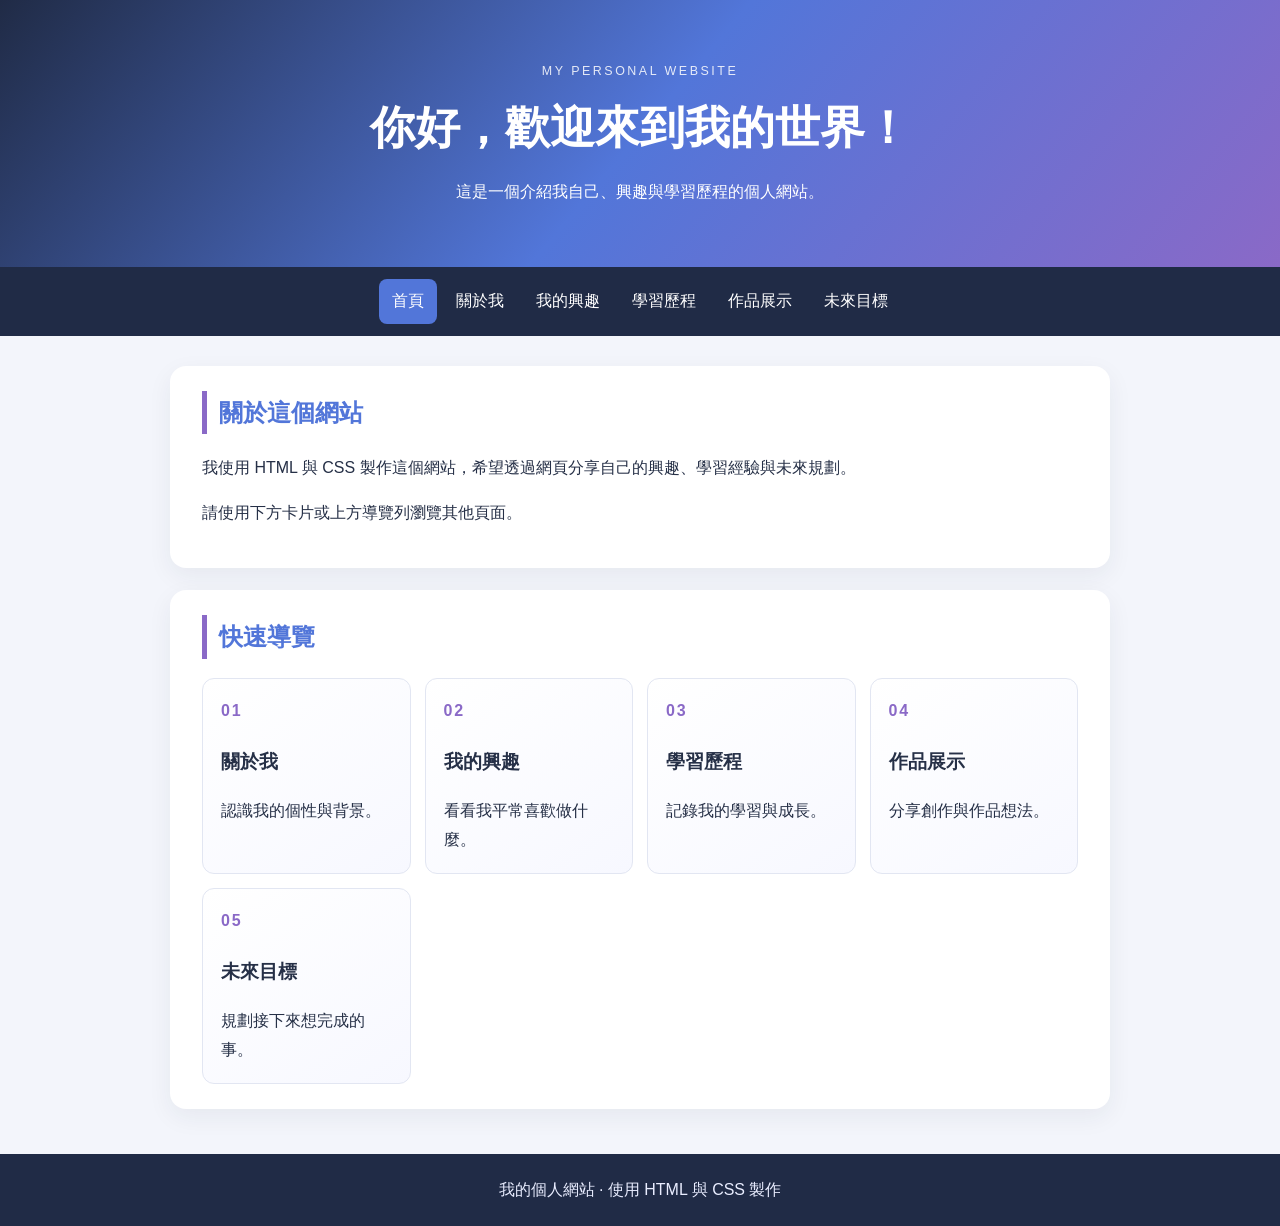
<file: index.html>
<!DOCTYPE html>
<html lang="zh-Hant">
<head>
  <meta charset="UTF-8">
  <meta name="viewport" content="width=device-width, initial-scale=1.0">
  <title>首頁｜我的個人網站</title>
  <link rel="stylesheet" href="style.css">
</head>
<body>
<header class="hero">
  <p class="eyebrow">MY PERSONAL WEBSITE</p><h1>你好，歡迎來到我的世界！</h1><p>這是一個介紹我自己、興趣與學習歷程的個人網站。</p>
</header>
<nav><a class="active" href="index.html">首頁</a>
<a class="" href="about.html">關於我</a>
<a class="" href="interests.html">我的興趣</a>
<a class="" href="learning.html">學習歷程</a>
<a class="" href="gallery.html">作品展示</a>
<a class="" href="goals.html">未來目標</a></nav>
<main>
<section class="panel"><h2>關於這個網站</h2><p>我使用 HTML 與 CSS 製作這個網站，希望透過網頁分享自己的興趣、學習經驗與未來規劃。</p><p>請使用下方卡片或上方導覽列瀏覽其他頁面。</p></section>
<section class="panel"><h2>快速導覽</h2><div class="tiles">
<a class="tile" href="about.html"><span>01</span><h3>關於我</h3><p>認識我的個性與背景。</p></a>
<a class="tile" href="interests.html"><span>02</span><h3>我的興趣</h3><p>看看我平常喜歡做什麼。</p></a>
<a class="tile" href="learning.html"><span>03</span><h3>學習歷程</h3><p>記錄我的學習與成長。</p></a>
<a class="tile" href="gallery.html"><span>04</span><h3>作品展示</h3><p>分享創作與作品想法。</p></a>
<a class="tile" href="goals.html"><span>05</span><h3>未來目標</h3><p>規劃接下來想完成的事。</p></a>
</div></section>
 
</main>
<footer>我的個人網站 · 使用 HTML 與 CSS 製作</footer>
</body>
</html>
</file>
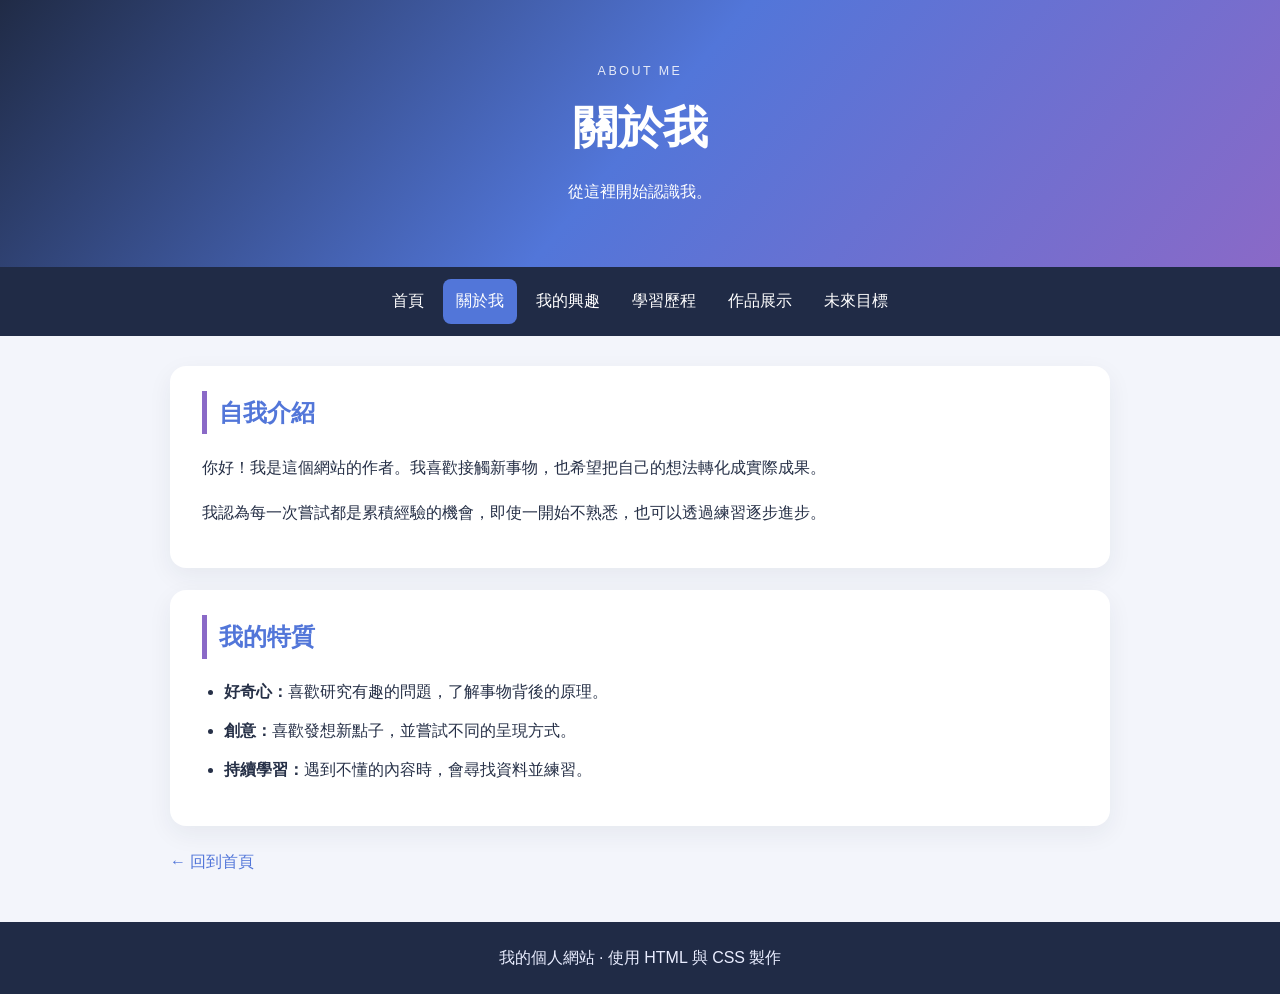
<file: about.html>
<!DOCTYPE html>
<html lang="zh-Hant">
<head>
  <meta charset="UTF-8">
  <meta name="viewport" content="width=device-width, initial-scale=1.0">
  <title>關於我｜我的個人網站</title>
  <link rel="stylesheet" href="style.css">
</head>
<body>
<header class="page-hero">
  <p class="eyebrow">ABOUT ME</p><h1>關於我</h1><p>從這裡開始認識我。</p>
</header>
<nav><a class="" href="index.html">首頁</a>
<a class="active" href="about.html">關於我</a>
<a class="" href="interests.html">我的興趣</a>
<a class="" href="learning.html">學習歷程</a>
<a class="" href="gallery.html">作品展示</a>
<a class="" href="goals.html">未來目標</a></nav>
<main>
<section class="panel"><h2>自我介紹</h2><p>你好！我是這個網站的作者。我喜歡接觸新事物，也希望把自己的想法轉化成實際成果。</p><p>我認為每一次嘗試都是累積經驗的機會，即使一開始不熟悉，也可以透過練習逐步進步。</p></section>
<section class="panel"><h2>我的特質</h2><ul class="pretty-list"><li><strong>好奇心：</strong>喜歡研究有趣的問題，了解事物背後的原理。</li><li><strong>創意：</strong>喜歡發想新點子，並嘗試不同的呈現方式。</li><li><strong>持續學習：</strong>遇到不懂的內容時，會尋找資料並練習。</li></ul></section>
<p class="back"><a href="index.html">← 回到首頁</a></p>
</main>
<footer>我的個人網站 · 使用 HTML 與 CSS 製作</footer>
</body>
</html>
</file>
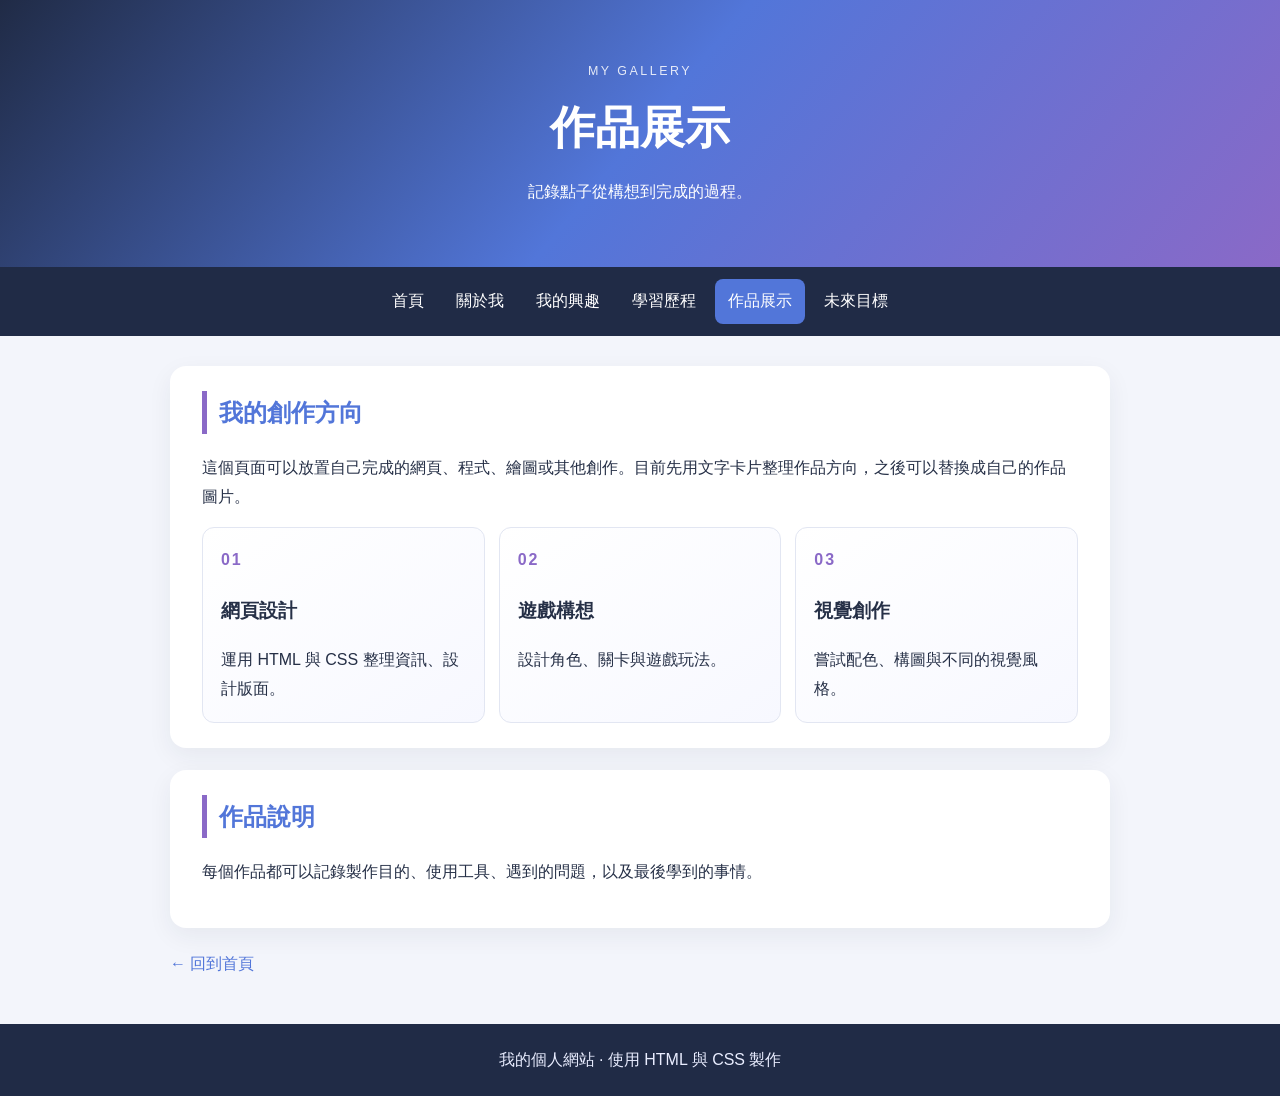
<file: gallery.html>
<!DOCTYPE html>
<html lang="zh-Hant">
<head>
  <meta charset="UTF-8">
  <meta name="viewport" content="width=device-width, initial-scale=1.0">
  <title>作品展示｜我的個人網站</title>
  <link rel="stylesheet" href="style.css">
</head>
<body>
<header class="page-hero">
  <p class="eyebrow">MY GALLERY</p><h1>作品展示</h1><p>記錄點子從構想到完成的過程。</p>
</header>
<nav><a class="" href="index.html">首頁</a>
<a class="" href="about.html">關於我</a>
<a class="" href="interests.html">我的興趣</a>
<a class="" href="learning.html">學習歷程</a>
<a class="active" href="gallery.html">作品展示</a>
<a class="" href="goals.html">未來目標</a></nav>
<main>
<section class="panel"><h2>我的創作方向</h2><p>這個頁面可以放置自己完成的網頁、程式、繪圖或其他創作。目前先用文字卡片整理作品方向，之後可以替換成自己的作品圖片。</p><div class="tiles"><article class="tile"><span>01</span><h3>網頁設計</h3><p>運用 HTML 與 CSS 整理資訊、設計版面。</p></article><article class="tile"><span>02</span><h3>遊戲構想</h3><p>設計角色、關卡與遊戲玩法。</p></article><article class="tile"><span>03</span><h3>視覺創作</h3><p>嘗試配色、構圖與不同的視覺風格。</p></article></div></section>
<section class="panel"><h2>作品說明</h2><p>每個作品都可以記錄製作目的、使用工具、遇到的問題，以及最後學到的事情。</p></section>
<p class="back"><a href="index.html">← 回到首頁</a></p>
</main>
<footer>我的個人網站 · 使用 HTML 與 CSS 製作</footer>
</body>
</html>
</file>
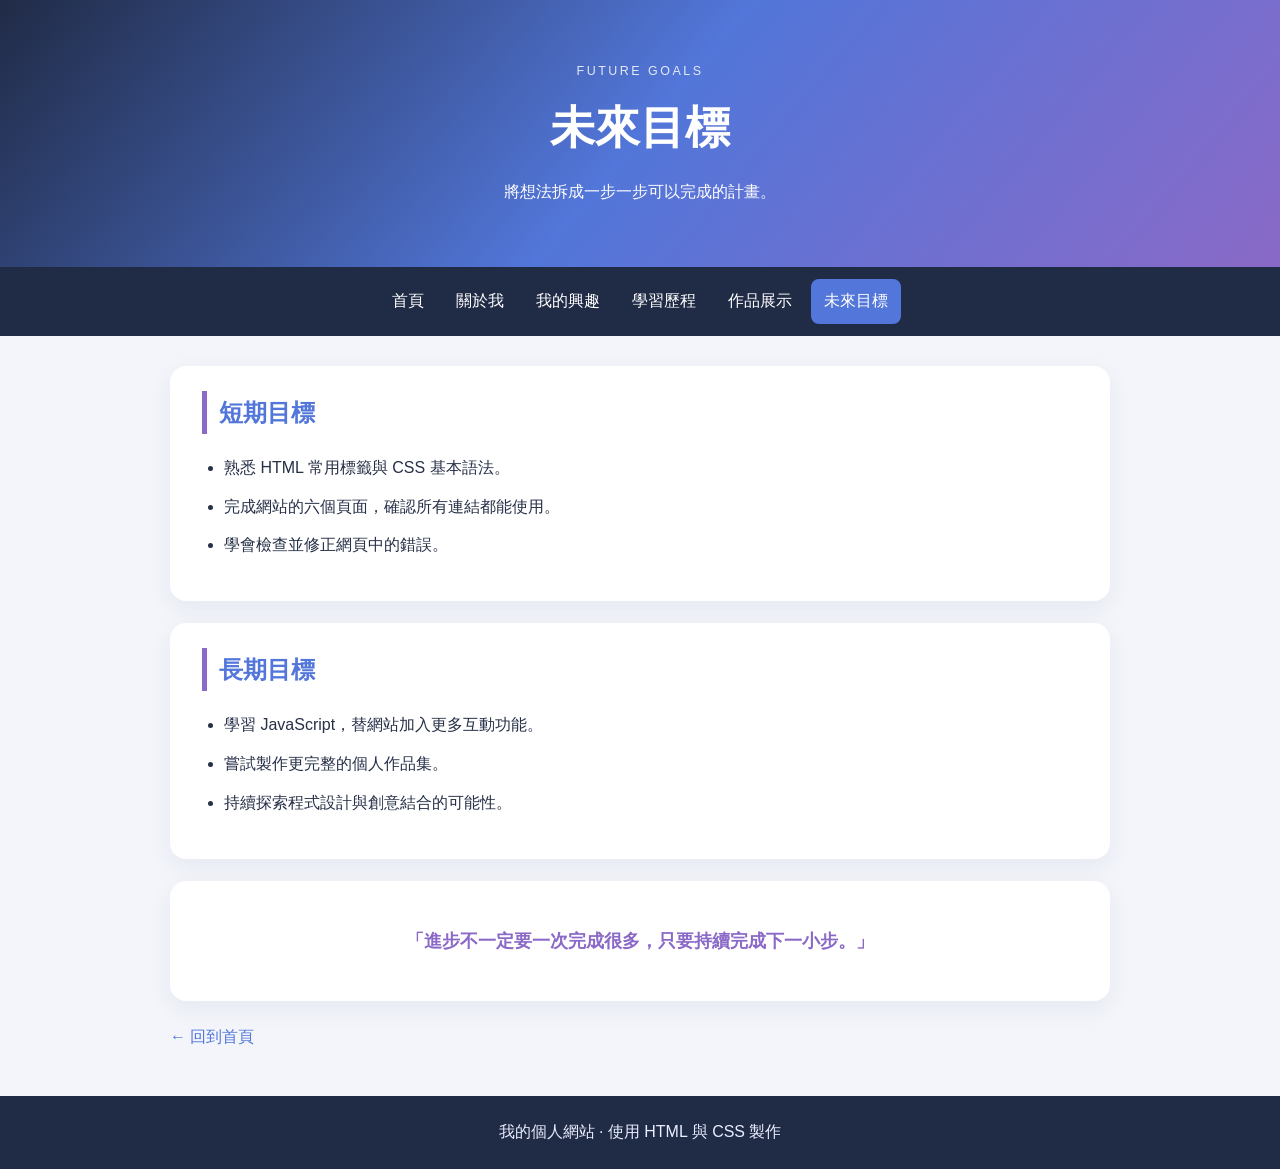
<file: goals.html>
<!DOCTYPE html>
<html lang="zh-Hant">
<head>
  <meta charset="UTF-8">
  <meta name="viewport" content="width=device-width, initial-scale=1.0">
  <title>未來目標｜我的個人網站</title>
  <link rel="stylesheet" href="style.css">
</head>
<body>
<header class="page-hero">
  <p class="eyebrow">FUTURE GOALS</p><h1>未來目標</h1><p>將想法拆成一步一步可以完成的計畫。</p>
</header>
<nav><a class="" href="index.html">首頁</a>
<a class="" href="about.html">關於我</a>
<a class="" href="interests.html">我的興趣</a>
<a class="" href="learning.html">學習歷程</a>
<a class="" href="gallery.html">作品展示</a>
<a class="active" href="goals.html">未來目標</a></nav>
<main>
<section class="panel"><h2>短期目標</h2><ul class="pretty-list"><li>熟悉 HTML 常用標籤與 CSS 基本語法。</li><li>完成網站的六個頁面，確認所有連結都能使用。</li><li>學會檢查並修正網頁中的錯誤。</li></ul></section>
<section class="panel"><h2>長期目標</h2><ul class="pretty-list"><li>學習 JavaScript，替網站加入更多互動功能。</li><li>嘗試製作更完整的個人作品集。</li><li>持續探索程式設計與創意結合的可能性。</li></ul></section>
<section class="panel quote"><p>「進步不一定要一次完成很多，只要持續完成下一小步。」</p></section>
<p class="back"><a href="index.html">← 回到首頁</a></p>
</main>
<footer>我的個人網站 · 使用 HTML 與 CSS 製作</footer>
</body>
</html>
</file>
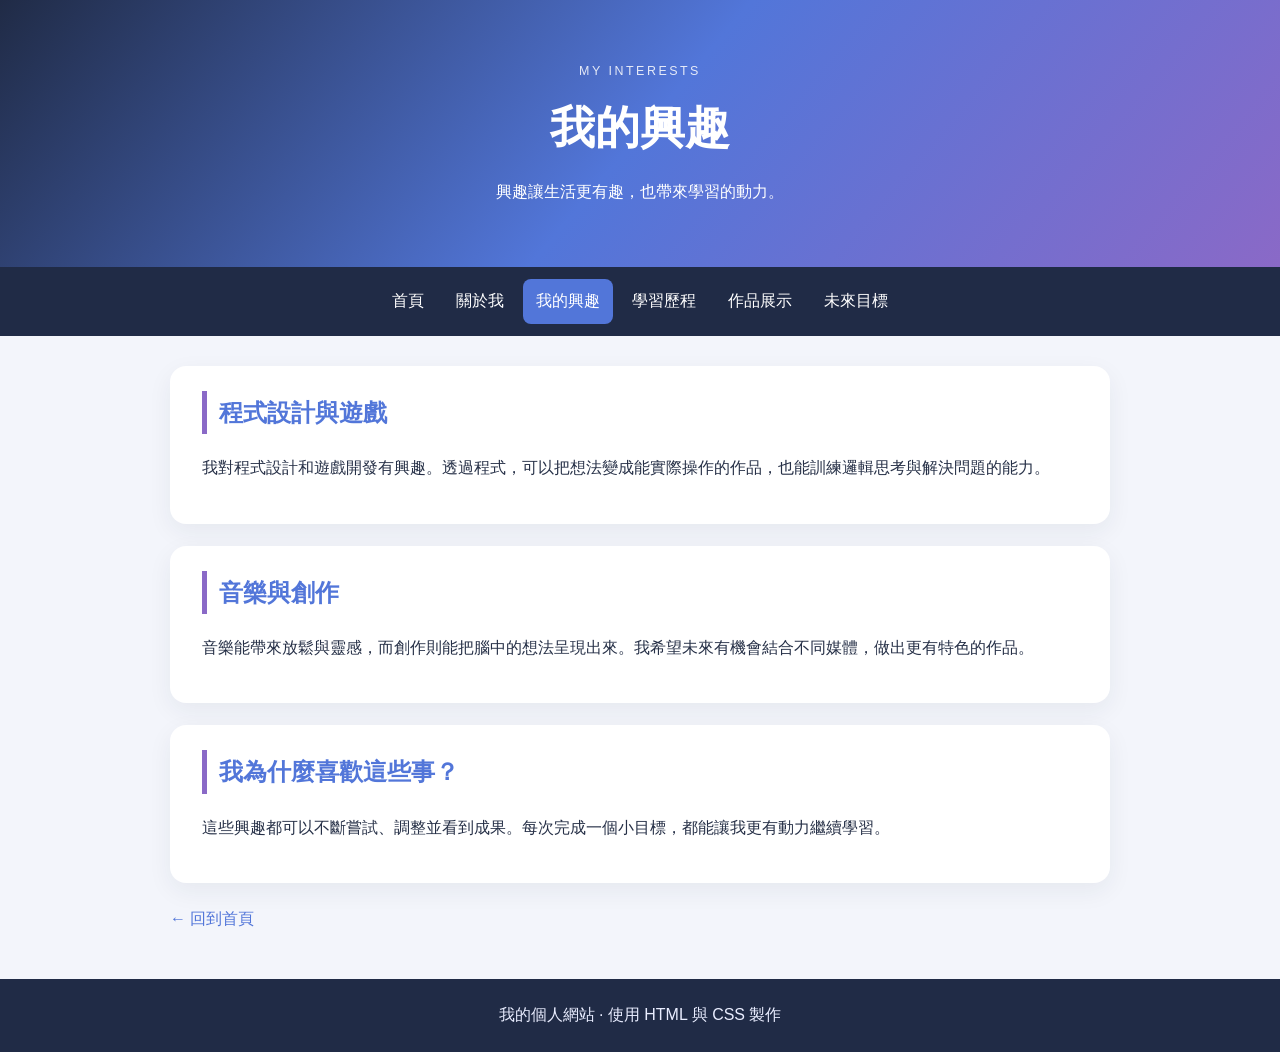
<file: interests.html>
<!DOCTYPE html>
<html lang="zh-Hant">
<head>
  <meta charset="UTF-8">
  <meta name="viewport" content="width=device-width, initial-scale=1.0">
  <title>我的興趣｜我的個人網站</title>
  <link rel="stylesheet" href="style.css">
</head>
<body>
<header class="page-hero">
  <p class="eyebrow">MY INTERESTS</p><h1>我的興趣</h1><p>興趣讓生活更有趣，也帶來學習的動力。</p>
</header>
<nav><a class="" href="index.html">首頁</a>
<a class="" href="about.html">關於我</a>
<a class="active" href="interests.html">我的興趣</a>
<a class="" href="learning.html">學習歷程</a>
<a class="" href="gallery.html">作品展示</a>
<a class="" href="goals.html">未來目標</a></nav>
<main>
<section class="panel"><h2>程式設計與遊戲</h2><p>我對程式設計和遊戲開發有興趣。透過程式，可以把想法變成能實際操作的作品，也能訓練邏輯思考與解決問題的能力。</p></section>
<section class="panel"><h2>音樂與創作</h2><p>音樂能帶來放鬆與靈感，而創作則能把腦中的想法呈現出來。我希望未來有機會結合不同媒體，做出更有特色的作品。</p></section>
<section class="panel"><h2>我為什麼喜歡這些事？</h2><p>這些興趣都可以不斷嘗試、調整並看到成果。每次完成一個小目標，都能讓我更有動力繼續學習。</p></section>
<p class="back"><a href="index.html">← 回到首頁</a></p>
</main>
<footer>我的個人網站 · 使用 HTML 與 CSS 製作</footer>
</body>
</html>
</file>
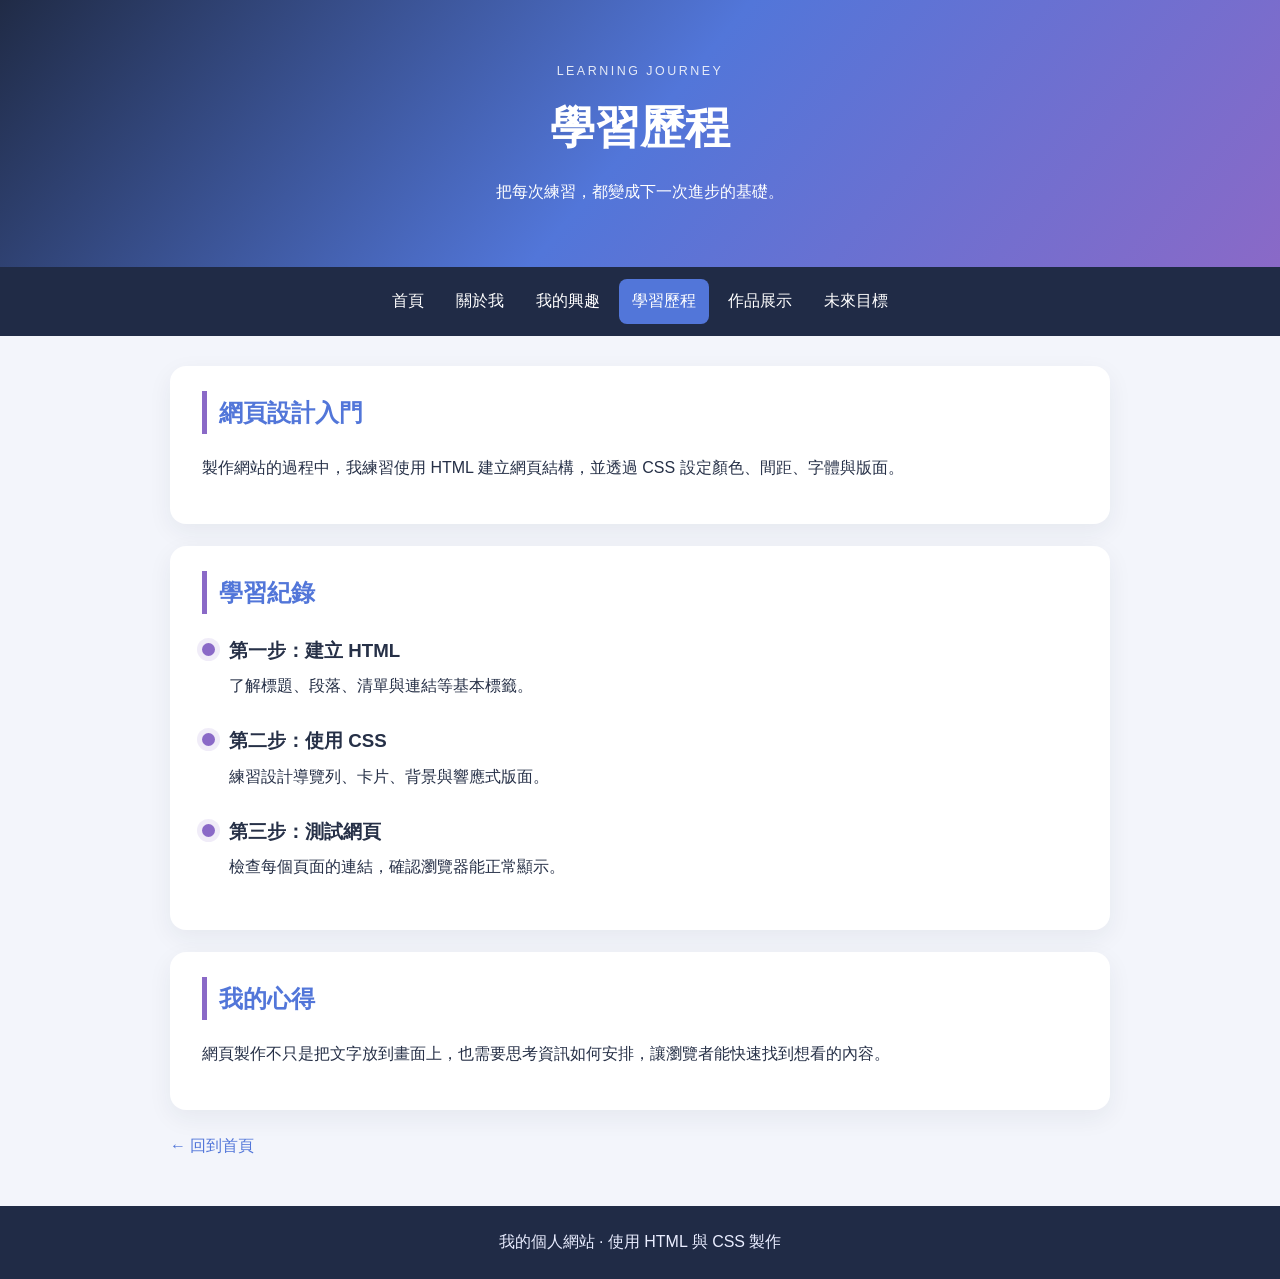
<file: learning.html>
<!DOCTYPE html>
<html lang="zh-Hant">
<head>
  <meta charset="UTF-8">
  <meta name="viewport" content="width=device-width, initial-scale=1.0">
  <title>學習歷程｜我的個人網站</title>
  <link rel="stylesheet" href="style.css">
</head>
<body>
<header class="page-hero">
  <p class="eyebrow">LEARNING JOURNEY</p><h1>學習歷程</h1><p>把每次練習，都變成下一次進步的基礎。</p>
</header>
<nav><a class="" href="index.html">首頁</a>
<a class="" href="about.html">關於我</a>
<a class="" href="interests.html">我的興趣</a>
<a class="active" href="learning.html">學習歷程</a>
<a class="" href="gallery.html">作品展示</a>
<a class="" href="goals.html">未來目標</a></nav>
<main>
<section class="panel"><h2>網頁設計入門</h2><p>製作網站的過程中，我練習使用 HTML 建立網頁結構，並透過 CSS 設定顏色、間距、字體與版面。</p></section>
<section class="panel"><h2>學習紀錄</h2><div class="timeline"><article><span class="dot"></span><div><h3>第一步：建立 HTML</h3><p>了解標題、段落、清單與連結等基本標籤。</p></div></article><article><span class="dot"></span><div><h3>第二步：使用 CSS</h3><p>練習設計導覽列、卡片、背景與響應式版面。</p></div></article><article><span class="dot"></span><div><h3>第三步：測試網頁</h3><p>檢查每個頁面的連結，確認瀏覽器能正常顯示。</p></div></article></div></section>
<section class="panel"><h2>我的心得</h2><p>網頁製作不只是把文字放到畫面上，也需要思考資訊如何安排，讓瀏覽者能快速找到想看的內容。</p></section>
<p class="back"><a href="index.html">← 回到首頁</a></p>
</main>
<footer>我的個人網站 · 使用 HTML 與 CSS 製作</footer>
</body>
</html>
</file>
<file: style.css>
* { box-sizing: border-box; }
:root { --navy: #202b46; --blue: #5276d9; --purple: #8a69c7; --pale: #f3f5fb; --text: #263047; }
body { margin: 0; background: var(--pale); color: var(--text); font-family: "Microsoft JhengHei", "Noto Sans TC", sans-serif; line-height: 1.8; }
.hero, .page-hero { text-align: center; color: white; padding: 55px 20px; background: linear-gradient(130deg, var(--navy), var(--blue), var(--purple)); }
.hero h1, .page-hero h1 { margin: 5px 0 10px; font-size: clamp(1.8rem, 4vw, 2.8rem); }
.hero p, .page-hero p { margin: 5px auto; }
.eyebrow { font-size: .78rem; letter-spacing: .2em; opacity: .85; }
nav { display: flex; justify-content: center; flex-wrap: wrap; gap: 6px; padding: 12px; background: var(--navy); }
nav a { color: white; text-decoration: none; padding: 8px 13px; border-radius: 8px; transition: background .2s; }
nav a:hover, nav a.active { background: var(--blue); }
main { width: min(940px, 92%); margin: 30px auto 45px; }
.panel { background: white; margin: 0 0 22px; padding: 25px clamp(18px, 4vw, 32px); border-radius: 16px; box-shadow: 0 8px 24px #202b4610; }
h2 { margin-top: 0; color: var(--blue); border-left: 5px solid var(--purple); padding-left: 12px; }
.tiles { display: grid; grid-template-columns: repeat(auto-fit, minmax(180px, 1fr)); gap: 14px; }
.tile { display: block; padding: 18px; border: 1px solid #e2e6f2; border-radius: 12px; color: inherit; text-decoration: none; background: linear-gradient(145deg, #fff, #f7f8ff); transition: transform .2s, box-shadow .2s; }
.tile:hover { transform: translateY(-3px); box-shadow: 0 8px 18px #202b4618; }
.tile span { color: var(--purple); font-weight: bold; letter-spacing: .12em; }
.tile p { margin-bottom: 0; }
.pretty-list { padding-left: 22px; }
.pretty-list li { margin: 10px 0; }
.timeline article { display: flex; gap: 14px; margin: 18px 0; }
.dot { flex: 0 0 13px; height: 13px; margin-top: 9px; border-radius: 50%; background: var(--purple); box-shadow: 0 0 0 5px #8a69c720; }
.timeline h3, .timeline p { margin-top: 0; margin-bottom: 5px; }
.quote { text-align: center; color: var(--purple); font-size: 1.15rem; font-weight: bold; }
.back a { color: var(--blue); text-decoration: none; }
.back a:hover { text-decoration: underline; }
footer { padding: 22px; text-align: center; color: #e9edff; background: var(--navy); }
@media (max-width: 600px) { .hero, .page-hero { padding: 40px 16px; } nav { gap: 3px; } nav a { padding: 7px 9px; font-size: .92rem; } .panel { padding: 20px 17px; } }
</file>
